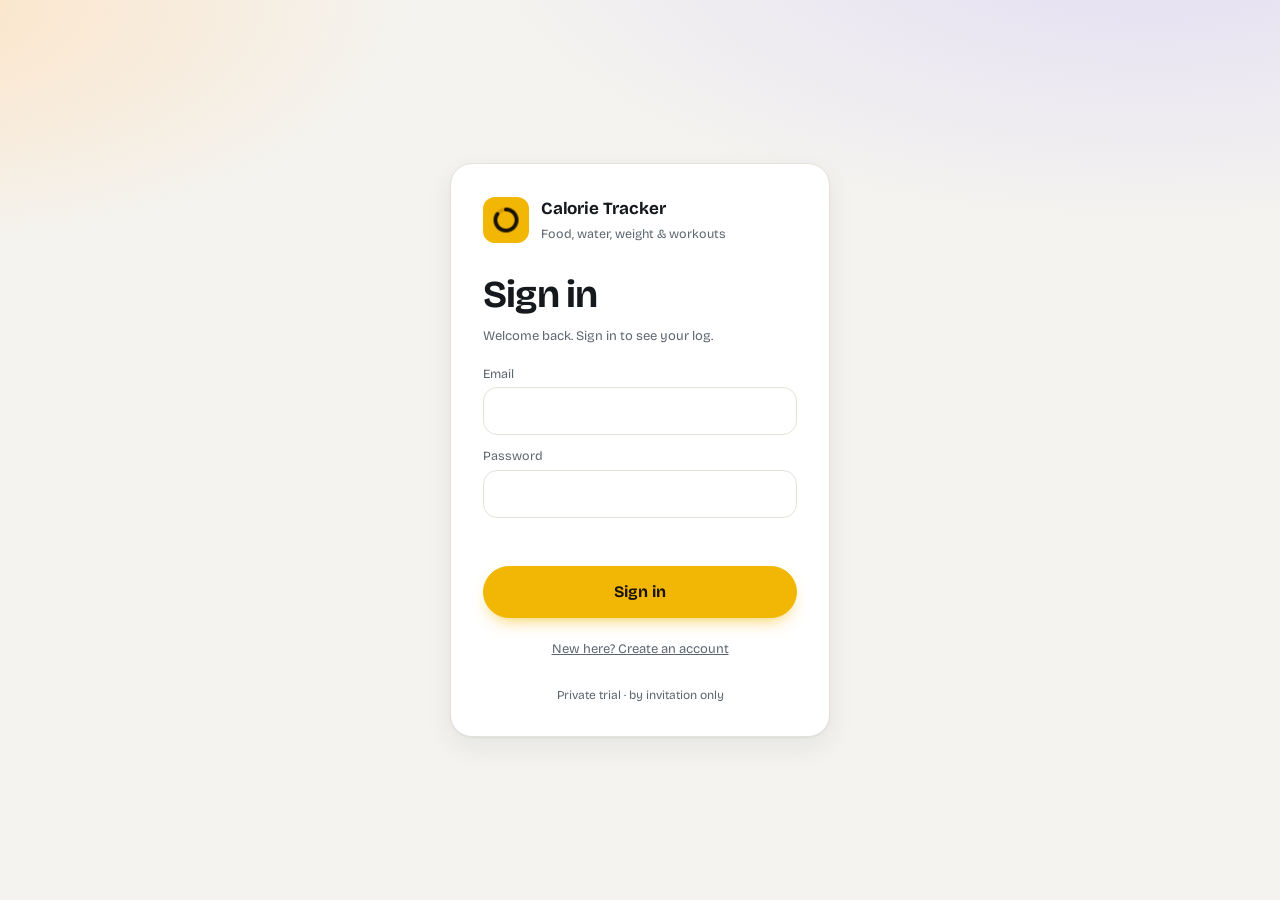
<file: login.html>
<!DOCTYPE html>
<html lang="en"><head><meta charset="utf-8">
<meta name="viewport" content="width=device-width, initial-scale=1, viewport-fit=cover">
<title>Sign in · Calorie Tracker</title>
<link rel="manifest" href="/manifest.webmanifest">
<link rel="apple-touch-icon" href="/apple-touch-icon.png">
<meta name="theme-color" content="#f5f6f7" media="(prefers-color-scheme: light)">
<meta name="theme-color" content="#12151a" media="(prefers-color-scheme: dark)">
<meta name="mobile-web-app-capable" content="yes">
<meta name="apple-mobile-web-app-capable" content="yes">
<meta name="apple-mobile-web-app-title" content="Calories">
<script>try{var t=localStorage.getItem("ct-theme");if(t)document.documentElement.dataset.theme=t}catch(e){}</script>
<link href="https://fonts.googleapis.com/css2?family=Bricolage+Grotesque:opsz,wght@12..96,400..800&display=swap" rel="stylesheet">
<style>
:root{--bg:#f5f6f7;--card:#fff;--tx:#15181c;--mu:#5d6670;--bd:#d6dbe0;--ac:#f2b705;--on:#1a1400;--bad:#cf3f2b;color-scheme:light;box-sizing:border-box;padding-top:env(safe-area-inset-top,0px);padding-bottom:env(safe-area-inset-bottom,0px)}
@media (prefers-color-scheme:dark){:root:not([data-theme="light"]){color-scheme:dark;--bg:#12151a;--card:#1f252d;--tx:#e9edf1;--mu:#9aa5b1;--bd:#2b323b;--bad:#f0705c}}
:root[data-theme="dark"]{color-scheme:dark;--bg:#12151a;--card:#1f252d;--tx:#e9edf1;--mu:#9aa5b1;--bd:#2b323b;--bad:#f0705c}
html{scroll-padding-top:env(safe-area-inset-top,0px)}*{box-sizing:border-box}
body{margin:0;min-height:100vh;display:grid;place-items:center;background:var(--bg);color:var(--tx);font:15px/1.5 "Bricolage Grotesque",system-ui,-apple-system,"Segoe UI",Roboto,sans-serif}
.c{width:100%;max-width:380px;margin:20px;background:var(--card);border:1px solid var(--bd);border-radius:10px;padding:26px}
h1{font-size:26px;letter-spacing:-.02em;margin:0 0 4px}.sub{color:var(--mu);font-size:13px;margin:0 0 18px}
label{display:block;font-size:12.5px;color:var(--mu);margin:12px 0 4px}
input,button{font:inherit;color:var(--tx);background:var(--card);border:1px solid var(--bd);border-radius:6px;padding:9px 10px;width:100%}
input:focus,button:focus-visible{outline:2px solid var(--ac);outline-offset:1px}
button{cursor:pointer}button.pri{background:var(--ac);border-color:var(--ac);color:var(--on);font-weight:700;margin-top:18px}
button.lk{border:0;background:transparent;color:var(--mu);margin-top:10px;font-size:13px;text-decoration:underline}
#err{color:var(--bad);font-size:13px;min-height:20px;margin-top:10px}#inv{display:none}
input,button{font-size:16px}button{min-height:44px}

.br{display:flex;align-items:center;gap:12px;margin-bottom:22px}.br img{border-radius:12px}.br b{display:block;font-size:17px;letter-spacing:-.01em}.br span{font-size:12.5px;color:var(--mu)}
.ft{text-align:center;color:var(--mu);font-size:12px;margin-top:14px}
input:-webkit-autofill{-webkit-box-shadow:0 0 0 100px var(--card) inset;-webkit-text-fill-color:var(--tx)}
</style>
<link rel="stylesheet" href="/ui.css"></head>
<body><form class="c" id="f">
 <div class="br"><img src="/icon-192.png" alt="" width="46" height="46"><div><b>Calorie Tracker</b><span>Food, water, weight &amp; workouts</span></div></div>
 <h1 id="ti">Sign in</h1><p class="sub" id="sb">Welcome back. Sign in to see your log.</p>
 <label for="em">Email</label><input id="em" type="email" autocomplete="email" required>
 <label for="pw">Password</label><input id="pw" type="password" autocomplete="current-password" minlength="8" required>
 <div id="inv"><label for="ic">Invite code</label><input id="ic" autocomplete="off"></div>
 <div id="err" role="alert"></div>
 <button class="pri" id="go" type="submit">Sign in</button>
 <button class="lk" id="sw" type="button">New here? Create an account</button>
 <div class="ft">Private trial · by invitation only</div>
</form>
<script>
const $=id=>document.getElementById(id);let up=false;
function paint(){$("sb").textContent=up?"Create your account to start tracking. You need an invite code.":"Welcome back. Sign in to see your log.";$("ti").textContent=up?"Create account":"Sign in";$("go").textContent=up?"Create account":"Sign in";
 $("sw").textContent=up?"Have an account? Sign in":"New here? Create an account";$("inv").style.display=up?"block":"none";
 $("pw").autocomplete=up?"new-password":"current-password";$("err").textContent=""}
$("sw").onclick=()=>{up=!up;paint()};
$("f").onsubmit=async e=>{e.preventDefault();$("go").disabled=true;$("err").textContent="";
 try{const r=await fetch("/api/"+(up?"signup":"login"),{method:"POST",headers:{"Content-Type":"application/json"},
   body:JSON.stringify({email:$("em").value,password:$("pw").value,invite:$("ic").value})});
  const j=await r.json().catch(()=>({}));
  if(!r.ok){$("err").textContent=typeof j.detail==="string"?j.detail:"Check your details and try again.";$("go").disabled=false;return}
  // Never let one account's cached data bleed into another on a shared browser
  try{if(localStorage.getItem("ct-uid")!==String(j.id)){localStorage.removeItem("ct1");localStorage.removeItem("wk1")}localStorage.setItem("ct-uid",String(j.id))}catch(x){}
  location.href="/";
 }catch(x){$("err").textContent="Couldn't reach the server.";$("go").disabled=false}};
</script></body></html>
</file>
<file: ui.css>
/* Shared look: soft pastel tiles, round cards, pill controls. Loaded after each page's own <style>. */
:root{--r:22px;--bg:#f4f3ef;--pn:#eceae3;--bd:#e5e2da;--mint:#dcebd9;--peach:#fde3c4;--lav:#e3ddf4;--sky:#d9ebf5;--sh:0 1px 2px rgba(20,24,28,.05),0 10px 28px rgba(20,24,28,.07)}
@media (prefers-color-scheme:dark){:root:not([data-theme="light"]){--bg:#101317;--pn:#171b21;--card:#1b2027;--bd:#2a3039;--mint:#1f3029;--peach:#372f20;--lav:#2a2940;--sky:#1e3240;--sh:0 10px 28px rgba(0,0,0,.35)}}
:root[data-theme="dark"]{--bg:#101317;--pn:#171b21;--card:#1b2027;--bd:#2a3039;--mint:#1f3029;--peach:#372f20;--lav:#2a2940;--sky:#1e3240;--sh:0 10px 28px rgba(0,0,0,.35)}
body{background:radial-gradient(1100px 480px at 90% -8%,var(--lav),transparent 62%),radial-gradient(900px 420px at -10% 0%,var(--peach),transparent 60%),var(--bg);background-attachment:fixed}
.w{max-width:1240px;padding:clamp(14px,3vw,32px) clamp(14px,3vw,28px) 56px}
h1{font-size:clamp(26px,4vw,38px)}h2{font-size:clamp(17px,2.2vw,20px)}
.top a.tl,.top .tl{display:inline-block;padding:6px 14px;border-radius:999px;background:var(--card);border:1px solid var(--bd);text-decoration:none;margin:8px 8px 0 0!important}
/* surfaces */
.card,.wel,.today,.add,.cg>div,.c{border-radius:var(--r);box-shadow:var(--sh)}
.main{border:0;gap:clamp(14px,2vw,22px)}
.today{background:var(--mint);padding:clamp(16px,2.4vw,26px)}
.add{background:var(--card);border:1px solid var(--bd);padding:clamp(16px,2.4vw,26px)}
.wel{background:var(--peach);border:0}
.sec{border-top:0;margin-top:clamp(24px,4vw,40px);padding-top:0}
.cg>div{background:var(--card);border:1px solid var(--bd);padding:16px}
.stats>div{border-radius:18px;padding:14px 16px;background:var(--pn)}
.stats>div:nth-child(4n+1){background:var(--mint)}.stats>div:nth-child(4n+2){background:var(--peach)}.stats>div:nth-child(4n+3){background:var(--lav)}.stats>div:nth-child(4n+4){background:var(--sky)}
.hi,.ex{border-radius:18px}.hi.on{box-shadow:inset 4px 0 0 var(--ac)}
/* controls */
input,select,button,.btn{border-radius:14px;border-color:var(--bd);padding:11px 14px}
input:focus,select:focus{border-color:var(--ac);outline:3px solid color-mix(in srgb,var(--ac) 35%,transparent);outline-offset:0}
button,.btn{border-radius:999px}.sn,.x{border-radius:12px}.ent button{background:transparent}
button.pri{padding:13px 20px;box-shadow:0 8px 18px -8px color-mix(in srgb,var(--ac) 80%,transparent)}
.seg{border:0;border-radius:999px;background:var(--pn);padding:4px;gap:4px}.seg label{border-radius:999px;background:transparent}
.tabs button.on{border-color:var(--ac)}
/* today hero */
#ring{width:clamp(136px,20vw,188px);height:clamp(136px,20vw,188px);background:conic-gradient(var(--ac) calc(var(--pct)*1%),color-mix(in srgb,var(--tx) 10%,transparent) 0)}
#ring.bad{background:conic-gradient(var(--bad) 100%,var(--bad) 0)}
#ring .in{width:80%;height:80%;background:var(--mint)}
#kc{font-size:clamp(32px,4.8vw,46px)}
.mac{grid-template-columns:repeat(3,1fr);gap:10px}
.mac div{flex-direction:column;align-items:flex-start;gap:2px;border:0;border-radius:16px;padding:12px;background:color-mix(in srgb,var(--card) 72%,transparent)}
.mac b{order:0;font-size:clamp(17px,2.2vw,21px)}.mac span{order:1;font-size:12px}
.tr{border:0;border-radius:18px;padding:14px;background:color-mix(in srgb,var(--card) 72%,transparent)}
.ent{border:0;border-radius:16px;padding:12px 14px;margin-top:8px;background:color-mix(in srgb,var(--card) 72%,transparent)}
.cw{height:clamp(170px,26vw,230px)}
/* login */
.c{border:1px solid var(--bd);padding:clamp(22px,5vw,32px)}
/* layout by screen size */
@media(min-width:781px) and (max-width:1040px){.main{grid-template-columns:1fr}}
@media(min-width:1500px){.w{max-width:1400px}}
@media(max-width:780px){
 .today{padding:18px 16px}.add{padding:18px 16px}
 html body{padding-bottom:calc(92px + env(safe-area-inset-bottom,0px))}
 body .nv-bar{left:12px;right:12px;bottom:calc(10px + env(safe-area-inset-bottom,0px));border:1px solid var(--bd);border-radius:26px;padding:4px;gap:2px;box-shadow:var(--sh);background:color-mix(in srgb,var(--card) 90%,transparent);backdrop-filter:blur(14px);-webkit-backdrop-filter:blur(14px)}
 body .nv-bar a{border-radius:22px;padding:7px 0 6px}
 body .nv-bar a.on{background:var(--ac);color:var(--on);box-shadow:none}
 .mac div{padding:10px}
}

/* sidebar (desktop) */
@media(min-width:781px){body .nv-side a{border-radius:14px}body .nv-side{box-shadow:var(--sh)}}
</file>
